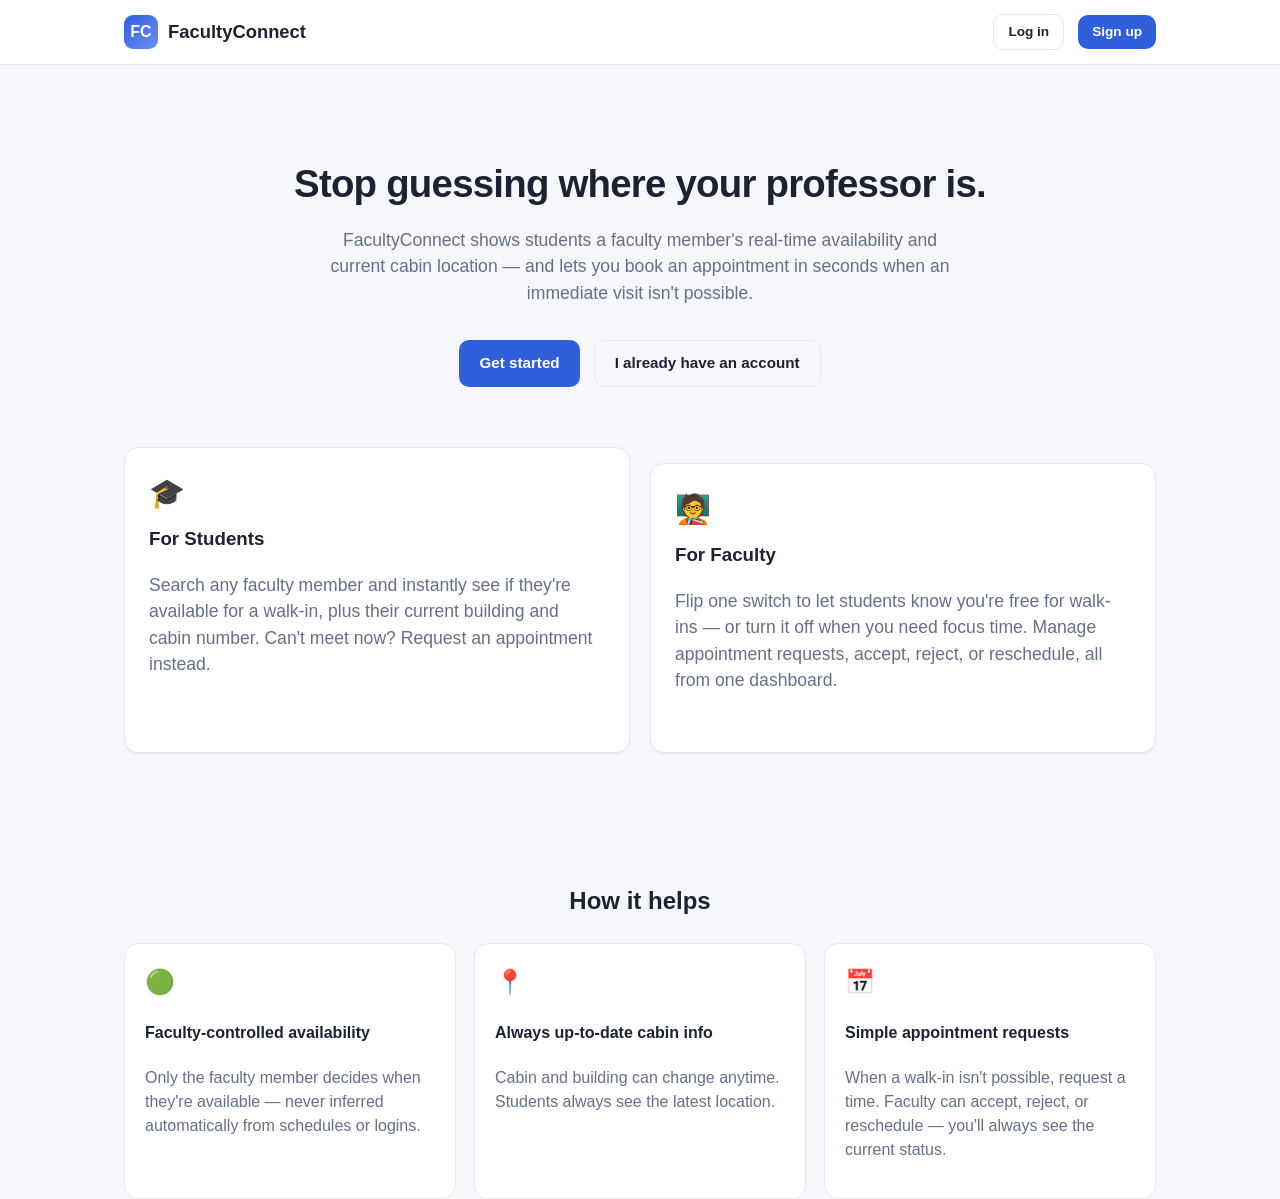
<file: frontend/index.html>
<!DOCTYPE html>
<html lang="en">
<head>
  <meta charset="UTF-8" />
  <meta name="viewport" content="width=device-width, initial-scale=1.0" />
  <title>FacultyConnect — Find faculty. Instantly.</title>
  <link rel="stylesheet" href="css/style.css" />
</head>
<body>
  <nav class="navbar">
    <div class="navbar-inner">
      <a href="index.html" class="brand">
        <span class="brand-mark">FC</span>
        FacultyConnect
      </a>
      <div class="nav-right">
        <a href="login.html" class="btn btn-outline btn-sm">Log in</a>
        <a href="register.html" class="btn btn-primary btn-sm">Sign up</a>
      </div>
    </div>
  </nav>

  <div class="container">
    <section class="hero">
      <h1>Stop guessing where your professor is.</h1>
      <p>
        FacultyConnect shows students a faculty member's real-time availability and
        current cabin location — and lets you book an appointment in seconds when an
        immediate visit isn't possible.
      </p>
      <div class="hero-actions">
        <a href="register.html" class="btn btn-primary">Get started</a>
        <a href="login.html" class="btn btn-outline">I already have an account</a>
      </div>

      <div class="role-cards">
        <div class="card role-card">
          <div class="icon">🎓</div>
          <h3>For Students</h3>
          <p class="text-muted">
            Search any faculty member and instantly see if they're available for a
            walk-in, plus their current building and cabin number. Can't meet now?
            Request an appointment instead.
          </p>
        </div>
        <div class="card role-card">
          <div class="icon">🧑‍🏫</div>
          <h3>For Faculty</h3>
          <p class="text-muted">
            Flip one switch to let students know you're free for walk-ins — or turn
            it off when you need focus time. Manage appointment requests, accept,
            reject, or reschedule, all from one dashboard.
          </p>
        </div>
      </div>
    </section>

    <section class="feature-list">
      <h2 style="text-align:center;">How it helps</h2>
      <div class="feature-grid">
        <div class="feature-item">
          <div class="icon">🟢</div>
          <h4>Faculty-controlled availability</h4>
          <p class="text-muted">
            Only the faculty member decides when they're available — never inferred
            automatically from schedules or logins.
          </p>
        </div>
        <div class="feature-item">
          <div class="icon">📍</div>
          <h4>Always up-to-date cabin info</h4>
          <p class="text-muted">
            Cabin and building can change anytime. Students always see the latest
            location.
          </p>
        </div>
        <div class="feature-item">
          <div class="icon">📅</div>
          <h4>Simple appointment requests</h4>
          <p class="text-muted">
            When a walk-in isn't possible, request a time. Faculty can accept,
            reject, or reschedule — you'll always see the current status.
          </p>
        </div>
      </div>
    </section>
  </div>
</body>
</html>
</file>
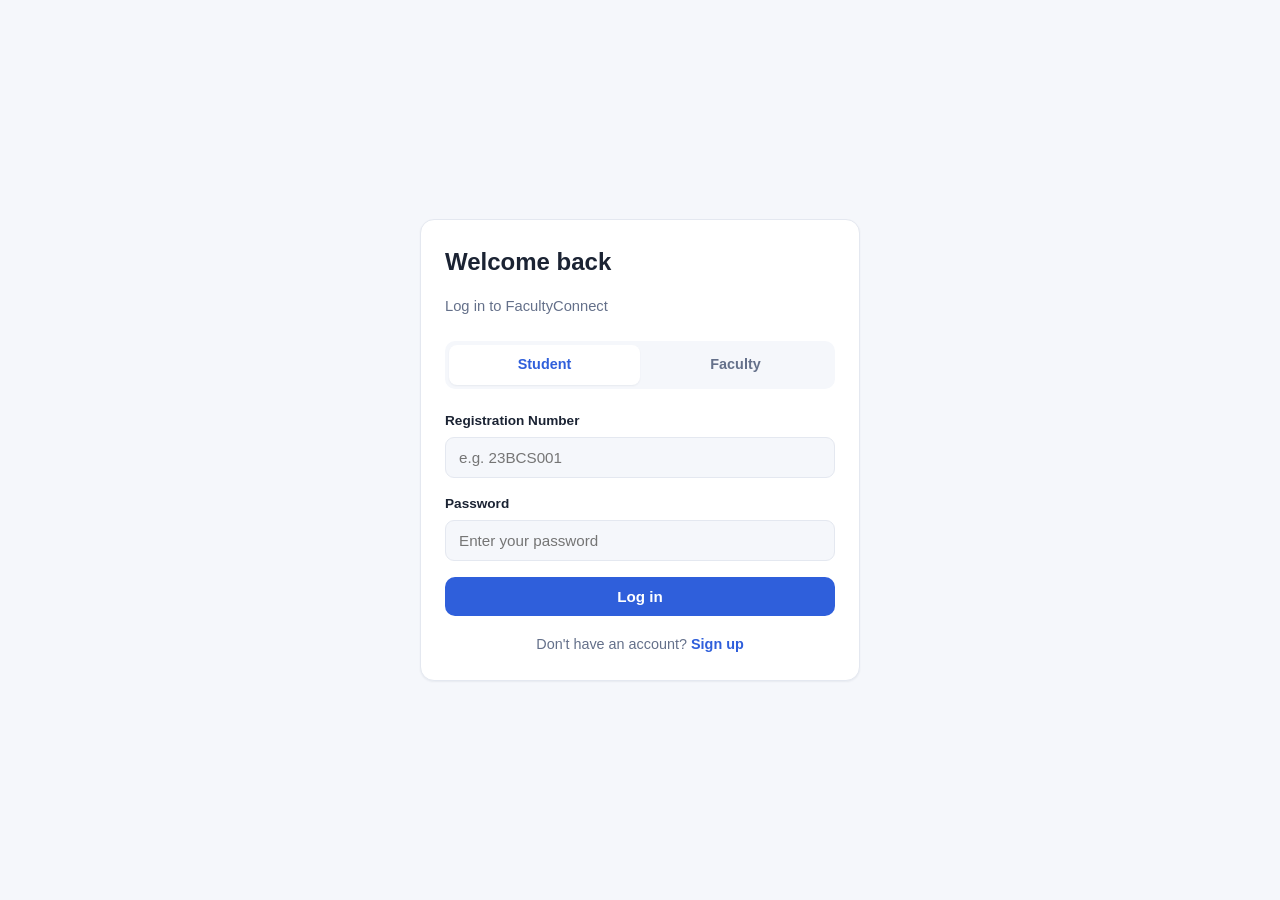
<file: frontend/faculty-dashboard.html>
<!DOCTYPE html>
<html lang="en">
<head>
  <meta charset="UTF-8" />
  <meta name="viewport" content="width=device-width, initial-scale=1.0" />
  <title>Faculty Dashboard — FacultyConnect</title>
  <link rel="stylesheet" href="css/style.css" />
</head>
<body>
  <nav class="navbar">
    <div class="navbar-inner">
      <a href="faculty-dashboard.html" class="brand">
        <span class="brand-mark">FC</span>
        FacultyConnect
      </a>
      <div class="nav-right">
        <div id="notif-bell-container"></div>
        <span class="nav-user">Hi, <strong id="nav-user-name">Faculty</strong></span>
        <button class="btn btn-outline btn-sm" id="logout-btn">Log out</button>
      </div>
    </div>
  </nav>

  <div class="container page">
    <div class="page-header">
      <div>
        <h1 id="greeting">Good day, Faculty</h1>
        <div class="sub" id="dept-line"></div>
      </div>
    </div>

    <div class="card">
      <div class="availability-panel">
        <div class="availability-status">
          <div class="availability-dot" id="availability-dot"></div>
          <div class="availability-text">
            <div class="label off" id="availability-label">NOT AVAILABLE</div>
            <div class="helper">Students see this the moment you change it.</div>
          </div>
        </div>
        <label class="switch">
          <input type="checkbox" id="availability-toggle" />
          <span class="slider"></span>
        </label>
      </div>
    </div>

    <div class="card">
      <div class="location-display">
        <div class="item">
          <div class="k">Building</div>
          <div class="v" id="loc-building">—</div>
        </div>
        <div class="item">
          <div class="k">Cabin</div>
          <div class="v" id="loc-cabin">—</div>
        </div>
        <div style="margin-left:auto;">
          <button class="btn btn-outline btn-sm" id="edit-location-btn">Edit Location</button>
        </div>
      </div>

      <form id="location-form" class="hidden" style="margin-top:18px;">
        <div class="form-row">
          <div class="field">
            <label for="edit-building">Academic Building</label>
            <input type="text" id="edit-building" required />
          </div>
          <div class="field">
            <label for="edit-cabin">Cabin Number</label>
            <input type="text" id="edit-cabin" required />
          </div>
        </div>
        <div class="modal-actions" style="margin-top:0;">
          <button type="button" class="btn btn-outline" id="cancel-location-btn">Cancel</button>
          <button type="submit" class="btn btn-primary" id="save-location-btn">Save Changes</button>
        </div>
      </form>
    </div>

    <h2 class="section-title">📥 Appointment Requests</h2>
    <div id="pending-appointments"></div>

    <h2 class="section-title">📅 Upcoming Appointments</h2>
    <div id="upcoming-appointments"></div>
  </div>

  <!-- Reschedule modal -->
  <div class="modal-overlay" id="reschedule-modal-overlay">
    <div class="modal">
      <h3>Reschedule Appointment</h3>
      <p class="text-muted" id="reschedule-student-name" style="margin-top:-8px;"></p>

      <form id="reschedule-form">
        <div class="field">
          <label for="reschedule-date">New Date</label>
          <input type="date" id="reschedule-date" required />
        </div>
        <div class="field">
          <label for="reschedule-time">New Time</label>
          <input type="time" id="reschedule-time" required />
        </div>
        <div class="modal-actions">
          <button type="button" class="btn btn-outline" id="reschedule-cancel-btn">Cancel</button>
          <button type="submit" class="btn btn-primary" id="reschedule-submit-btn">Save New Time</button>
        </div>
      </form>
    </div>
  </div>

  <script src="js/api.js"></script>
  <script src="js/notifications.js"></script>
  <script src="js/faculty-dashboard.js"></script>
</body>
</html>
</file>
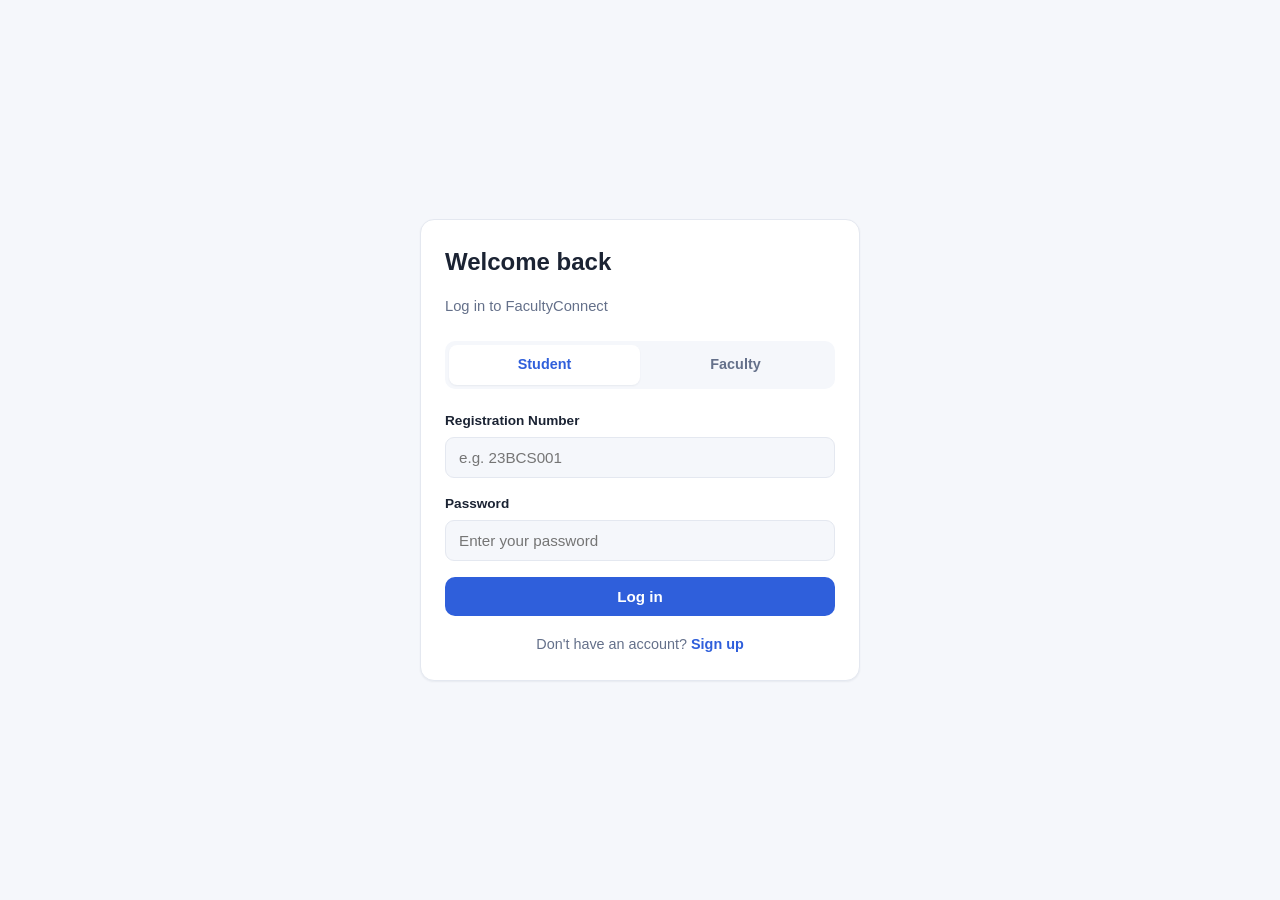
<file: frontend/login.html>
<!DOCTYPE html>
<html lang="en">
<head>
  <meta charset="UTF-8" />
  <meta name="viewport" content="width=device-width, initial-scale=1.0" />
  <title>Log in — FacultyConnect</title>
  <link rel="stylesheet" href="css/style.css" />
</head>
<body>
  <div class="auth-wrap">
    <div class="card auth-card">
      <h2>Welcome back</h2>
      <p class="auth-sub">Log in to FacultyConnect</p>

      <div class="role-tabs">
        <div class="role-tab active" data-role="student" id="tab-student">Student</div>
        <div class="role-tab" data-role="faculty" id="tab-faculty">Faculty</div>
      </div>

      <div class="error-box" id="error-box"></div>

      <form id="login-form">
        <div class="field">
          <label id="identifier-label" for="identifier">Registration Number</label>
          <input type="text" id="identifier" placeholder="e.g. 23BCS001" required />
        </div>
        <div class="field">
          <label for="password">Password</label>
          <input type="password" id="password" placeholder="Enter your password" required />
        </div>
        <button type="submit" class="btn btn-primary btn-block" id="submit-btn">Log in</button>
      </form>

      <div class="auth-footer">
        Don't have an account? <a href="register.html">Sign up</a>
      </div>
    </div>
  </div>

  <script src="js/api.js"></script>
  <script src="js/login.js"></script>
</body>
</html>
</file>
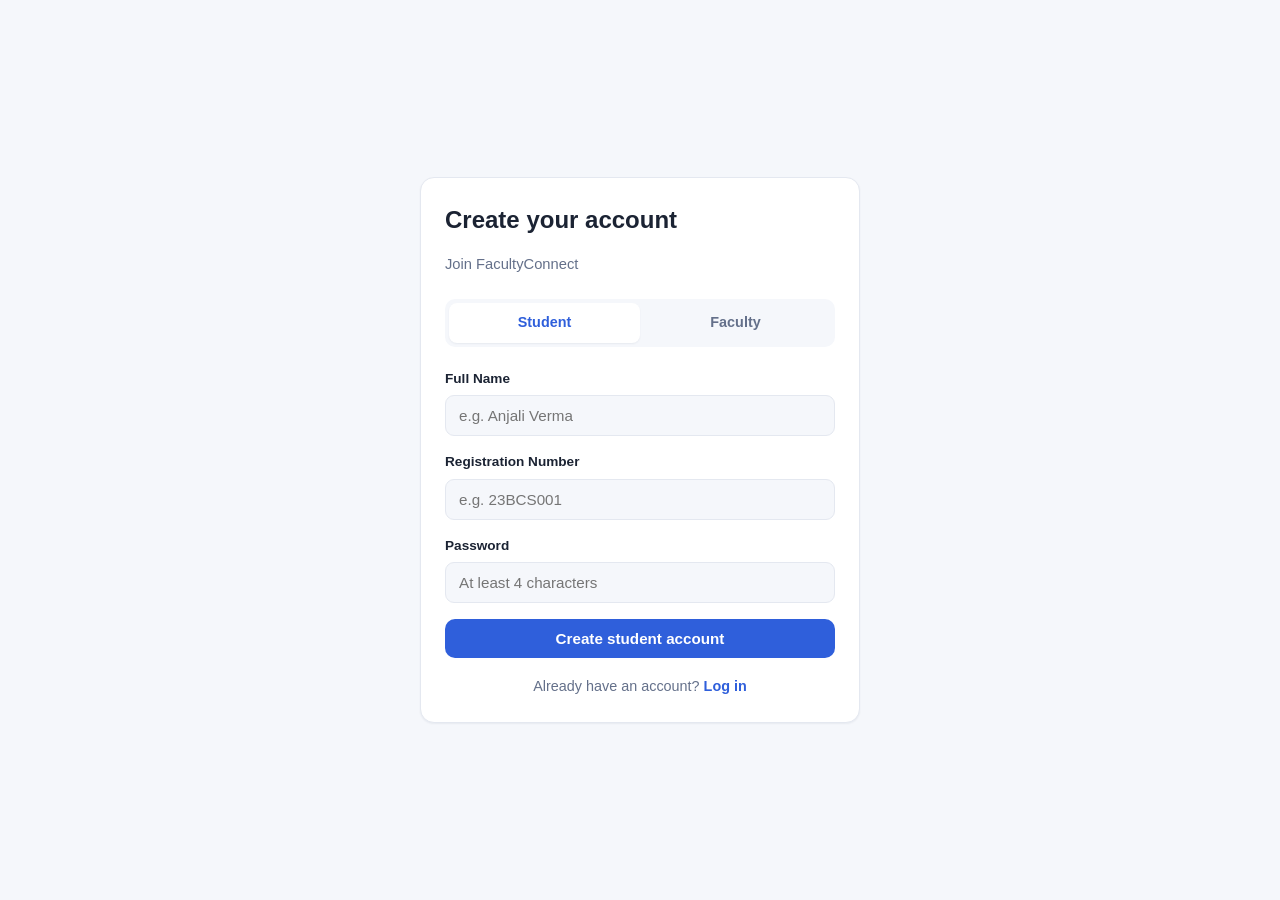
<file: frontend/register.html>
<!DOCTYPE html>
<html lang="en">
<head>
  <meta charset="UTF-8" />
  <meta name="viewport" content="width=device-width, initial-scale=1.0" />
  <title>Sign up — FacultyConnect</title>
  <link rel="stylesheet" href="css/style.css" />
</head>
<body>
  <div class="auth-wrap">
    <div class="card auth-card">
      <h2>Create your account</h2>
      <p class="auth-sub">Join FacultyConnect</p>

      <div class="role-tabs">
        <div class="role-tab active" data-role="student" id="tab-student">Student</div>
        <div class="role-tab" data-role="faculty" id="tab-faculty">Faculty</div>
      </div>

      <div class="error-box" id="error-box"></div>

      <!-- Student form -->
      <form id="student-form">
        <div class="field">
          <label for="s-name">Full Name</label>
          <input type="text" id="s-name" placeholder="e.g. Anjali Verma" required />
        </div>
        <div class="field">
          <label for="s-reg">Registration Number</label>
          <input type="text" id="s-reg" placeholder="e.g. 23BCS001" required />
        </div>
        <div class="field">
          <label for="s-password">Password</label>
          <input type="password" id="s-password" placeholder="At least 4 characters" required />
        </div>
        <button type="submit" class="btn btn-primary btn-block">Create student account</button>
      </form>

      <!-- Faculty form -->
      <form id="faculty-form" class="hidden">
        <div class="field">
          <label for="f-name">Full Name</label>
          <input type="text" id="f-name" placeholder="e.g. Dr. Rajesh Kumar" required />
        </div>
        <div class="form-row">
          <div class="field">
            <label for="f-id">Faculty ID</label>
            <input type="text" id="f-id" placeholder="e.g. FAC001" required />
          </div>
          <div class="field">
            <label for="f-dept">Department</label>
            <input type="text" id="f-dept" placeholder="e.g. CSE" required />
          </div>
        </div>
        <div class="form-row">
          <div class="field">
            <label for="f-building">Academic Building</label>
            <input type="text" id="f-building" placeholder="e.g. AB-2" required />
          </div>
          <div class="field">
            <label for="f-cabin">Cabin Number</label>
            <input type="text" id="f-cabin" placeholder="e.g. 214" required />
          </div>
        </div>
        <div class="field">
          <label for="f-password">Password</label>
          <input type="password" id="f-password" placeholder="At least 4 characters" required />
        </div>
        <button type="submit" class="btn btn-primary btn-block">Create faculty account</button>
      </form>

      <div class="auth-footer">
        Already have an account? <a href="login.html">Log in</a>
      </div>
    </div>
  </div>

  <script src="js/api.js"></script>
  <script src="js/register.js"></script>
</body>
</html>
</file>
<file: frontend/css/style.css>
:root {
  --color-primary: #2f5fdb;
  --color-primary-dark: #21449e;
  --color-primary-light: #eaf0fe;
  --color-bg: #f5f7fb;
  --color-card: #ffffff;
  --color-border: #e4e8f0;
  --color-text: #1b2333;
  --color-text-muted: #64708a;

  --color-green: #16a34a;
  --color-green-bg: #e8f8ee;
  --color-red: #dc2626;
  --color-red-bg: #fdeceb;
  --color-yellow: #ca8a04;
  --color-yellow-bg: #fef8e6;
  --color-blue: #2563eb;
  --color-blue-bg: #e9f0fe;

  --radius: 14px;
  --shadow: 0 1px 3px rgba(20, 30, 60, 0.06), 0 8px 24px rgba(20, 30, 60, 0.05);
  --shadow-sm: 0 1px 2px rgba(20, 30, 60, 0.06);
}

* {
  box-sizing: border-box;
}

html, body {
  height: 100%;
}

body {
  margin: 0;
  font-family: "Inter", -apple-system, BlinkMacSystemFont, "Segoe UI", Roboto, Helvetica, Arial, sans-serif;
  background: var(--color-bg);
  color: var(--color-text);
  line-height: 1.5;
  -webkit-font-smoothing: antialiased;
}

a { color: inherit; }

button {
  font-family: inherit;
}

.container {
  max-width: 1080px;
  margin: 0 auto;
  padding: 0 24px;
}

/* ---------- Top nav ---------- */

.navbar {
  background: var(--color-card);
  border-bottom: 1px solid var(--color-border);
  position: sticky;
  top: 0;
  z-index: 20;
}

.navbar-inner {
  max-width: 1080px;
  margin: 0 auto;
  padding: 14px 24px;
  display: flex;
  align-items: center;
  justify-content: space-between;
}

.brand {
  display: flex;
  align-items: center;
  gap: 10px;
  font-weight: 700;
  font-size: 1.15rem;
  text-decoration: none;
  color: var(--color-text);
}

.brand-mark {
  width: 34px;
  height: 34px;
  border-radius: 9px;
  background: linear-gradient(135deg, var(--color-primary), #6c8ff5);
  display: flex;
  align-items: center;
  justify-content: center;
  color: white;
  font-size: 1rem;
  font-weight: 800;
}

.nav-right {
  display: flex;
  align-items: center;
  gap: 14px;
}

.nav-user {
  font-size: 0.9rem;
  color: var(--color-text-muted);
}

.nav-user strong {
  color: var(--color-text);
}

/* ---------- Buttons ---------- */

.btn {
  display: inline-flex;
  align-items: center;
  justify-content: center;
  gap: 8px;
  border: none;
  border-radius: 10px;
  padding: 11px 20px;
  font-size: 0.95rem;
  font-weight: 600;
  cursor: pointer;
  transition: transform 0.05s ease, filter 0.15s ease, background 0.15s ease;
  text-decoration: none;
}

.btn:active {
  transform: translateY(1px);
}

.btn-primary {
  background: var(--color-primary);
  color: white;
}
.btn-primary:hover { background: var(--color-primary-dark); }

.btn-secondary {
  background: var(--color-primary-light);
  color: var(--color-primary-dark);
}
.btn-secondary:hover { filter: brightness(0.97); }

.btn-outline {
  background: transparent;
  color: var(--color-text);
  border: 1px solid var(--color-border);
}
.btn-outline:hover { background: #f0f2f7; }

.btn-danger {
  background: var(--color-red-bg);
  color: var(--color-red);
}
.btn-danger:hover { filter: brightness(0.97); }

.btn-success {
  background: var(--color-green-bg);
  color: var(--color-green);
}
.btn-success:hover { filter: brightness(0.97); }

.btn-block { width: 100%; }
.btn-sm { padding: 7px 14px; font-size: 0.85rem; }

.btn:disabled {
  opacity: 0.55;
  cursor: not-allowed;
}

/* ---------- Cards ---------- */

.card {
  background: var(--color-card);
  border: 1px solid var(--color-border);
  border-radius: var(--radius);
  box-shadow: var(--shadow-sm);
  padding: 24px;
}

.card + .card { margin-top: 16px; }

/* ---------- Landing page ---------- */

.hero {
  padding: 90px 0 70px;
  text-align: center;
}

.hero h1 {
  font-size: 2.4rem;
  margin: 0 0 14px;
  letter-spacing: -0.02em;
}

.hero p {
  color: var(--color-text-muted);
  font-size: 1.1rem;
  max-width: 620px;
  margin: 0 auto 34px;
}

.hero-actions {
  display: flex;
  gap: 14px;
  justify-content: center;
  flex-wrap: wrap;
}

.role-cards {
  display: grid;
  grid-template-columns: 1fr 1fr;
  gap: 20px;
  margin-top: 60px;
}

@media (max-width: 640px) {
  .role-cards { grid-template-columns: 1fr; }
}

.role-card {
  text-align: left;
}

.role-card h3 {
  margin-top: 0;
}

.role-card .icon {
  font-size: 1.8rem;
  margin-bottom: 10px;
}

.feature-list {
  margin: 60px 0;
}

.feature-grid {
  display: grid;
  grid-template-columns: repeat(3, 1fr);
  gap: 18px;
  margin-top: 24px;
}

@media (max-width: 780px) {
  .feature-grid { grid-template-columns: 1fr; }
}

.feature-item {
  background: var(--color-card);
  border: 1px solid var(--color-border);
  border-radius: var(--radius);
  padding: 20px;
}

.feature-item .icon { font-size: 1.5rem; margin-bottom: 8px; }

/* ---------- Auth pages ---------- */

.auth-wrap {
  min-height: 100vh;
  display: flex;
  align-items: center;
  justify-content: center;
  padding: 40px 20px;
}

.auth-card {
  width: 100%;
  max-width: 440px;
}

.auth-card h2 {
  margin-top: 0;
  margin-bottom: 4px;
}

.auth-sub {
  color: var(--color-text-muted);
  font-size: 0.92rem;
  margin-bottom: 24px;
}

.role-tabs {
  display: flex;
  background: var(--color-bg);
  border-radius: 10px;
  padding: 4px;
  margin-bottom: 22px;
}

.role-tab {
  flex: 1;
  text-align: center;
  padding: 9px 0;
  border-radius: 8px;
  cursor: pointer;
  font-weight: 600;
  font-size: 0.9rem;
  color: var(--color-text-muted);
  user-select: none;
}

.role-tab.active {
  background: var(--color-card);
  color: var(--color-primary);
  box-shadow: var(--shadow-sm);
}

.field {
  margin-bottom: 16px;
}

.field label {
  display: block;
  font-size: 0.85rem;
  font-weight: 600;
  margin-bottom: 6px;
  color: var(--color-text);
}

.field input,
.field select,
.field textarea {
  width: 100%;
  padding: 11px 13px;
  border: 1px solid var(--color-border);
  border-radius: 9px;
  font-size: 0.95rem;
  font-family: inherit;
  background: var(--color-bg);
  color: var(--color-text);
}

.field input:focus,
.field select:focus,
.field textarea:focus {
  outline: none;
  border-color: var(--color-primary);
  background: white;
}

.form-row {
  display: grid;
  grid-template-columns: 1fr 1fr;
  gap: 12px;
}

.auth-footer {
  text-align: center;
  margin-top: 18px;
  font-size: 0.9rem;
  color: var(--color-text-muted);
}

.auth-footer a {
  color: var(--color-primary);
  font-weight: 600;
  text-decoration: none;
}

.error-box {
  background: var(--color-red-bg);
  color: var(--color-red);
  border-radius: 9px;
  padding: 10px 13px;
  font-size: 0.88rem;
  margin-bottom: 16px;
  display: none;
}

.error-box.show { display: block; }

.hidden { display: none !important; }

/* ---------- Dashboard layout ---------- */

.page {
  padding: 28px 0 60px;
}

.page-header {
  display: flex;
  align-items: center;
  justify-content: space-between;
  margin-bottom: 22px;
  flex-wrap: wrap;
  gap: 14px;
}

.page-header h1 {
  margin: 0 0 4px;
  font-size: 1.5rem;
}

.page-header .sub {
  color: var(--color-text-muted);
  font-size: 0.95rem;
}

.section-title {
  font-size: 1.05rem;
  font-weight: 700;
  margin: 30px 0 14px;
  display: flex;
  align-items: center;
  gap: 8px;
}

.section-title:first-of-type { margin-top: 0; }

/* Search */

.search-bar {
  display: flex;
  gap: 10px;
}

.search-bar input {
  flex: 1;
  padding: 13px 16px;
  border-radius: 10px;
  border: 1px solid var(--color-border);
  font-size: 0.98rem;
  background: white;
}

.search-bar input:focus {
  outline: none;
  border-color: var(--color-primary);
}

/* Faculty result card */

.faculty-grid {
  display: grid;
  grid-template-columns: repeat(auto-fill, minmax(280px, 1fr));
  gap: 16px;
  margin-top: 16px;
}

.faculty-card {
  background: var(--color-card);
  border: 1px solid var(--color-border);
  border-radius: var(--radius);
  padding: 20px;
  box-shadow: var(--shadow-sm);
  display: flex;
  flex-direction: column;
  gap: 10px;
}

.faculty-card h3 {
  margin: 0;
  font-size: 1.05rem;
}

.faculty-card .dept {
  color: var(--color-text-muted);
  font-size: 0.87rem;
  margin-top: -6px;
}

.faculty-location {
  font-size: 0.9rem;
  color: var(--color-text);
  display: flex;
  flex-direction: column;
  gap: 3px;
}

.faculty-card .actions {
  margin-top: 6px;
}

/* Status badges */

.badge {
  display: inline-flex;
  align-items: center;
  gap: 6px;
  padding: 5px 12px;
  border-radius: 20px;
  font-size: 0.8rem;
  font-weight: 700;
  width: fit-content;
}

.badge-available { background: var(--color-green-bg); color: var(--color-green); }
.badge-unavailable { background: var(--color-red-bg); color: var(--color-red); }
.badge-pending { background: var(--color-yellow-bg); color: var(--color-yellow); }
.badge-confirmed { background: var(--color-green-bg); color: var(--color-green); }
.badge-rejected { background: var(--color-red-bg); color: var(--color-red); }
.badge-rescheduled { background: var(--color-blue-bg); color: var(--color-blue); }
.badge-cancelled { background: #f1f2f6; color: var(--color-text-muted); }

/* Appointment card */

.appt-card {
  background: var(--color-card);
  border: 1px solid var(--color-border);
  border-radius: var(--radius);
  padding: 18px 20px;
  box-shadow: var(--shadow-sm);
  display: flex;
  align-items: flex-start;
  justify-content: space-between;
  gap: 16px;
  flex-wrap: wrap;
}

.appt-card + .appt-card { margin-top: 12px; }

.appt-main { flex: 1; min-width: 220px; }

.appt-main .who {
  font-weight: 700;
  font-size: 1rem;
  margin-bottom: 4px;
}

.appt-main .meta {
  color: var(--color-text-muted);
  font-size: 0.88rem;
  margin-bottom: 8px;
}

.appt-main .reason {
  font-size: 0.9rem;
  color: var(--color-text);
}

.appt-main .reschedule-note {
  font-size: 0.82rem;
  color: var(--color-blue);
  margin-top: 6px;
}

.appt-actions {
  display: flex;
  gap: 8px;
  flex-wrap: wrap;
}

.empty-state {
  color: var(--color-text-muted);
  font-size: 0.92rem;
  padding: 26px 20px;
  text-align: center;
  background: var(--color-card);
  border: 1px dashed var(--color-border);
  border-radius: var(--radius);
}

/* ---------- Faculty availability panel ---------- */

.availability-panel {
  display: flex;
  align-items: center;
  justify-content: space-between;
  flex-wrap: wrap;
  gap: 20px;
}

.availability-status {
  display: flex;
  align-items: center;
  gap: 14px;
}

.availability-dot {
  width: 18px;
  height: 18px;
  border-radius: 50%;
  background: var(--color-red);
  box-shadow: 0 0 0 6px var(--color-red-bg);
  transition: all 0.2s ease;
}

.availability-dot.on {
  background: var(--color-green);
  box-shadow: 0 0 0 6px var(--color-green-bg);
}

.availability-text .label {
  font-size: 1.15rem;
  font-weight: 800;
  letter-spacing: 0.01em;
}
.availability-text .label.on { color: var(--color-green); }
.availability-text .label.off { color: var(--color-red); }

.availability-text .helper {
  font-size: 0.85rem;
  color: var(--color-text-muted);
  margin-top: 2px;
}

/* Toggle switch */

.switch {
  position: relative;
  display: inline-block;
  width: 68px;
  height: 38px;
  flex-shrink: 0;
}

.switch input {
  opacity: 0;
  width: 0;
  height: 0;
}

.slider {
  position: absolute;
  cursor: pointer;
  inset: 0;
  background-color: #d64545;
  border-radius: 34px;
  transition: 0.2s;
}

.slider:before {
  position: absolute;
  content: "";
  height: 30px;
  width: 30px;
  left: 4px;
  bottom: 4px;
  background-color: white;
  border-radius: 50%;
  transition: 0.2s;
  box-shadow: 0 1px 3px rgba(0,0,0,0.3);
}

input:checked + .slider {
  background-color: var(--color-green);
}

input:checked + .slider:before {
  transform: translateX(30px);
}

.location-display {
  display: flex;
  gap: 22px;
  font-size: 0.95rem;
  flex-wrap: wrap;
}

.location-display .item .k {
  color: var(--color-text-muted);
  font-size: 0.78rem;
  text-transform: uppercase;
  letter-spacing: 0.04em;
}
.location-display .item .v {
  font-weight: 700;
  font-size: 1rem;
  margin-top: 2px;
}

/* ---------- Notification bell ---------- */

.bell-wrap {
  position: relative;
}

.bell-btn {
  background: var(--color-bg);
  border: 1px solid var(--color-border);
  border-radius: 10px;
  width: 40px;
  height: 40px;
  display: flex;
  align-items: center;
  justify-content: center;
  cursor: pointer;
  font-size: 1.1rem;
  position: relative;
}

.bell-count {
  position: absolute;
  top: -6px;
  right: -6px;
  background: var(--color-red);
  color: white;
  font-size: 0.65rem;
  font-weight: 700;
  padding: 2px 5px;
  border-radius: 10px;
  min-width: 16px;
  text-align: center;
}

.bell-dropdown {
  position: absolute;
  top: 48px;
  right: 0;
  width: 320px;
  max-height: 380px;
  overflow-y: auto;
  background: var(--color-card);
  border: 1px solid var(--color-border);
  border-radius: var(--radius);
  box-shadow: var(--shadow);
  padding: 10px;
  z-index: 30;
  display: none;
}

.bell-dropdown.show { display: block; }

.notif-item {
  padding: 11px 12px;
  border-radius: 9px;
  font-size: 0.86rem;
  margin-bottom: 4px;
}

.notif-item.unread {
  background: var(--color-primary-light);
}

.notif-item .time {
  color: var(--color-text-muted);
  font-size: 0.75rem;
  margin-top: 4px;
}

.notif-empty {
  padding: 20px;
  text-align: center;
  color: var(--color-text-muted);
  font-size: 0.88rem;
}

/* ---------- Modal ---------- */

.modal-overlay {
  position: fixed;
  inset: 0;
  background: rgba(15, 20, 35, 0.45);
  display: none;
  align-items: center;
  justify-content: center;
  z-index: 50;
  padding: 20px;
}

.modal-overlay.show {
  display: flex;
}

.modal {
  background: var(--color-card);
  border-radius: var(--radius);
  padding: 26px;
  width: 100%;
  max-width: 440px;
  box-shadow: var(--shadow);
}

.modal h3 {
  margin-top: 0;
}

.modal-actions {
  display: flex;
  gap: 10px;
  margin-top: 20px;
}

.modal-actions .btn { flex: 1; }

/* ---------- Toast ---------- */

.toast {
  position: fixed;
  bottom: 24px;
  left: 50%;
  transform: translateX(-50%) translateY(20px);
  background: #1b2333;
  color: white;
  padding: 13px 22px;
  border-radius: 10px;
  font-size: 0.9rem;
  z-index: 100;
  opacity: 0;
  pointer-events: none;
  transition: all 0.25s ease;
}

.toast.show {
  opacity: 1;
  transform: translateX(-50%) translateY(0);
}

.toast.error { background: var(--color-red); }
.toast.success { background: var(--color-green); }

/* ---------- Misc ---------- */

.text-muted { color: var(--color-text-muted); }
.mt-0 { margin-top: 0; }

.spinner {
  border: 3px solid var(--color-border);
  border-top-color: var(--color-primary);
  border-radius: 50%;
  width: 22px;
  height: 22px;
  animation: spin 0.7s linear infinite;
  margin: 20px auto;
}

@keyframes spin {
  to { transform: rotate(360deg); }
}
</file>
